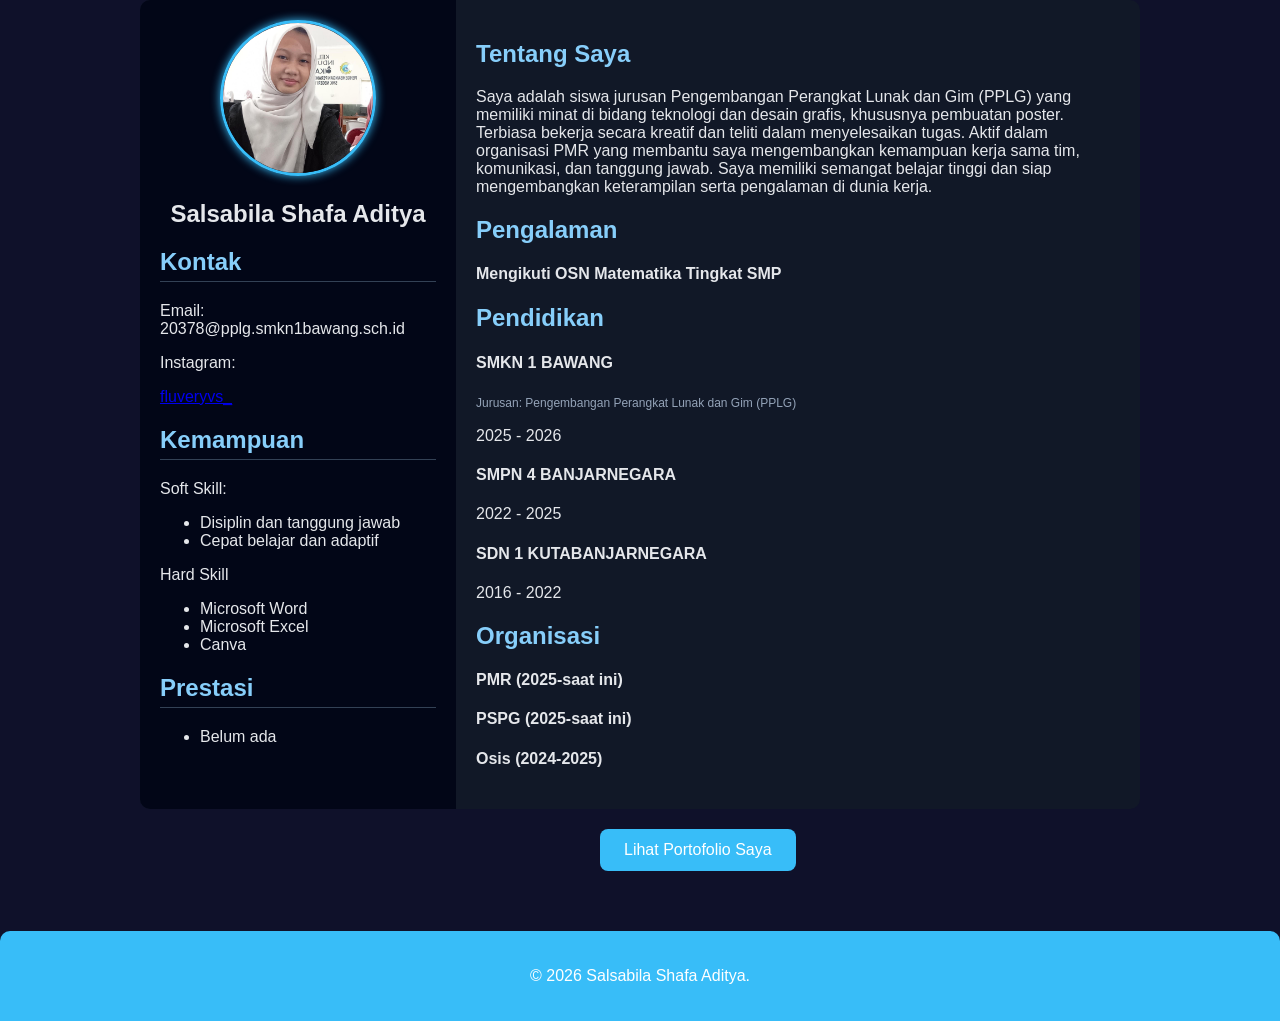
<file: index.html>
<!DOCTYPE html>
<html lang="en">
<head>
    <meta charset="UTF-8">
    <meta name="viewport" content="width=device-width, initial-scale=1.0">
    <title>CV Saya</title>

    <link rel="stylesheet" href="style.css">

    <style>
.profile {
    width: 150px;
    height: 150px;
    margin:auto;
    border-radius: 50%;
    
    border: 3px solid #38bdf8;
    transition: 0.4s;
    box-shadow: 0 0 10px #38bdf8;

}

.profile:hover {
    transform: scale(1.1);
    box-shadow: 0 0 30px #38bdf8;
}

.profile-container img{
   width: 100%;
   height: 100%;
   border-radius: 50%;
   object-fit: cover;
}

.btn-portfolio {
    background-color: #38bdf8;
    color: white;
    padding: 12px 24px;
    font-size: 1rem;
    border: none;
    border-radius: 8px;
    cursor: pointer;
    margin-top: 20px;
    margin-left: 600px;
    margin-right: 0px;
    margin-bottom: 20px;  /* Beri jarak bawah agar tidak mepet ke footer */
    transition: background-color 0.3s ease;
    display: inline-block;
    text-align: center;
    text-decoration: none;
}

.btn-portfolio:hover {
    background-color: #0ea5e9;
}


</style>

</head>
<body>
<div class="container">
    
    <aside class="sidebar">
        <img src="profile/WhatsApp Image 2026-04-01 at 10.17.41.jpeg" alt="Foto Profil" class="profile">

        <h1>Salsabila Shafa Aditya</h1>
        <p class="job"></p>

        <div class="section">
            <h2>Kontak</h2>
            <p>Email: 20378@pplg.smkn1bawang.sch.id</p>
            <p>Instagram:</p><a href="https://www.instagram.com/fluveryvs_?igsh=MTI4eDd3MW1hcW1tOA==" target="_blank">fluveryvs_ </a>

        </div>

        <div class="section">
            <h2>Kemampuan</h2>
            <p>Soft Skill:</p>
            <ul>
                <li>Disiplin dan tanggung jawab</li>
                <li>Cepat belajar dan adaptif</li>
            </ul>

            <p>Hard Skill</p>
            <ul>
                <li>Microsoft Word</li>
                <li>Microsoft Excel</li>
                <li>Canva</li>
            </ul>

            <h2>Prestasi</h2>
            <ul>
                <li>Belum ada</li>
            </ul>

        </div>
    </aside>

    <!-- Main Content -->
    <main class="content">
        <section>
            <h2>Tentang Saya</h2>
            <p>
                Saya adalah siswa jurusan Pengembangan Perangkat Lunak dan Gim (PPLG) yang memiliki minat
                di bidang teknologi dan desain grafis, khususnya pembuatan poster. Terbiasa bekerja secara 
                kreatif dan teliti dalam menyelesaikan tugas. Aktif dalam organisasi PMR yang membantu saya 
                mengembangkan kemampuan kerja sama tim, komunikasi, dan tanggung jawab. Saya memiliki semangat
                belajar tinggi dan siap mengembangkan keterampilan serta pengalaman di dunia kerja.
            </p>
        </section>

        <section>
            <h2>Pengalaman</h2>
            <div class="item">
                <h4>Mengikuti OSN Matematika Tingkat SMP </h4>
                <span></span>
                <p></p>
            </div>
        </section>

        <section>
            <h2>Pendidikan</h2>
            <div class="item">
                <h4>SMKN 1 BAWANG</h4>
                <span>Jurusan: Pengembangan Perangkat Lunak dan Gim (PPLG)</span>
                <p>2025 - 2026</p>

                <h4>SMPN 4 BANJARNEGARA</h4>
                <p>2022 - 2025</p>

                <h4>SDN 1 KUTABANJARNEGARA</h4>
                <p>2016 - 2022</p>

                <h2>Organisasi</h2>
                <h4>PMR (2025-saat ini)</h4>
                <h4>PSPG (2025-saat ini)</h4>
                <h4>Osis (2024-2025)</h4>


            </div>
        </section>
    </main>
</div>

<section>
    <button class="btn-portfolio" onclick="window.location.href='portofolio.html'">Lihat Portofolio Saya</button>
</section>

<footer>
    <p>&copy; 2026 Salsabila Shafa Aditya.</p>
</footer>

</body>
</html>
</file>
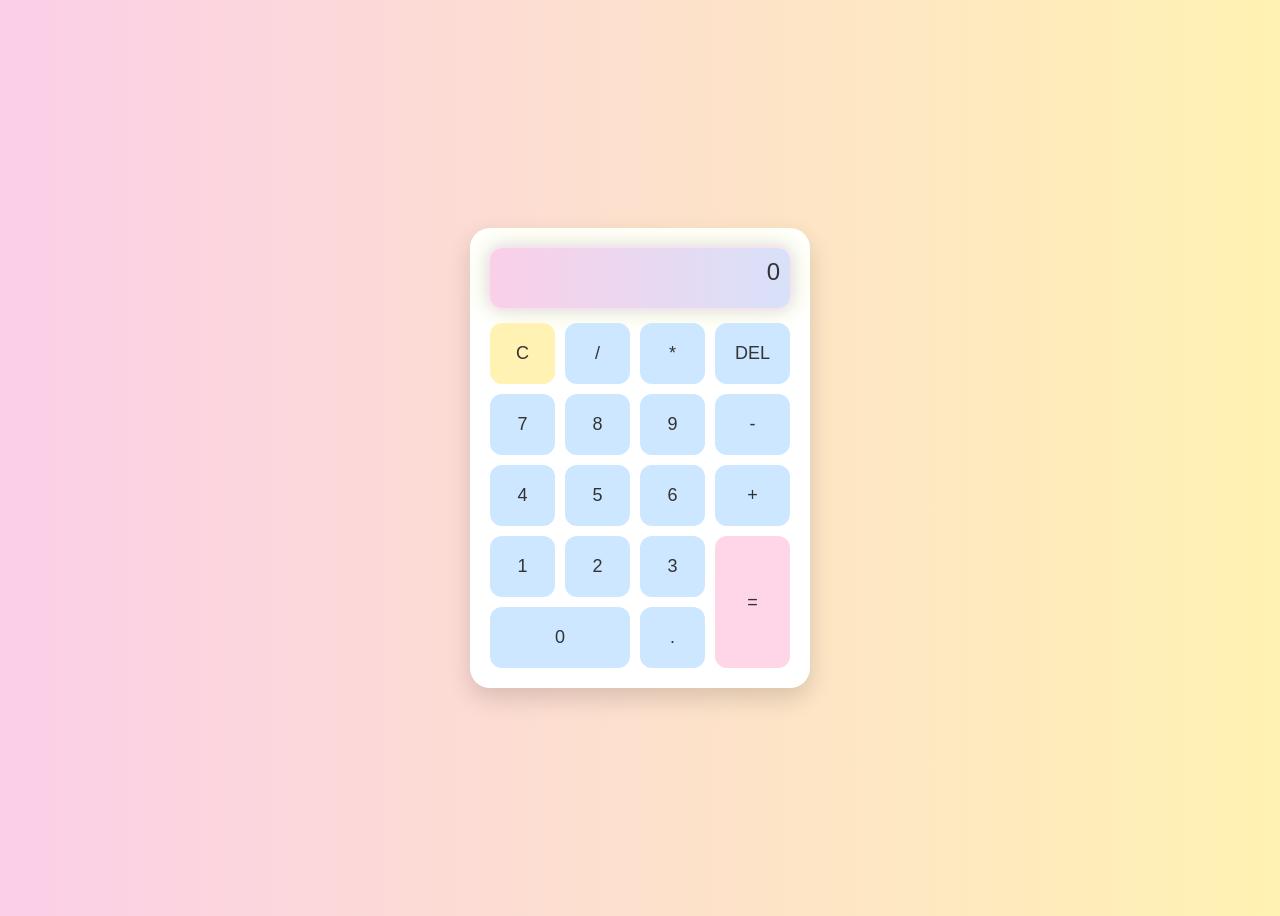
<file: kalkulator20378.html>
<!DOCTYPE html>
<html>
<head>
    <title>Kalkulator</title>
    <style>
        body {
            font-family: Arial;
            background: linear-gradient(
                270deg,
                #ffd6e7,
                #c7d2fe,
                #ffd6e7,
                #fff2b2,
                #fbcfe8
            );
            background-size: 400% 400%;
            animation: gradientMove 10s ease infinite;

            display: flex;
            justify-content: center;
            align-items: center;
            height: 100vh;
        }

        @keyframes gradientMove {
            0% { background-position: 0% 50%; }
            50% { background-position: 100% 50%; }
            100% { background-position: 0% 50%; }
        }

        .calculator {
            width: 300px;
            background: #ffffff;
            padding: 20px;
            border-radius: 20px;
            box-shadow: 0 10px 25px rgba(0,0,0,0.15);
        }

        .display {
            width: 100%;
            height: 60px;
            font-size: 24px;
            text-align: right;
            padding: 10px;
            box-sizing: border-box;
            border-radius: 12px;
            margin-bottom: 15px;
            overflow: hidden;
            color: #333;

            background: linear-gradient(
                270deg,
                #fff7c2,
                #ffd6e7,
                #cce7ff,
                #fbcfe8
            );
            background-size: 400% 400%;
            animation: displayMove 6s ease infinite;

            box-shadow: 0 0 10px #ffd6e7,
                        0 0 20px #cce7ff,
                        0 0 30px #fff2b2;
        }

        @keyframes displayMove {
            0% { background-position: 0% 50%; }
            50% { background-position: 100% 50%; }
            100% { background-position: 0% 50%; }
        }

        .buttons {
            display: grid;
            grid-template-columns: repeat(4, 1fr);
            grid-template-rows: repeat(5, 1fr);
            gap: 10px;
        }

        button {
            padding: 20px;
            font-size: 18px;
            border: none;
            border-radius: 12px;
            cursor: pointer;
            transition: 0.2s;
            color: #333;
            background: #cce7ff;
        }

        button:hover {
            transform: scale(1.05);
        }

        .clear {
            background: #fff2b2;
        }

        .equal {
            background: #ffd6e7;
            grid-row: span 2;
        }

        button:active {
            transform: scale(0.95);
        }
    </style>
</head>

<body>

<div class="calculator">
    <div class="display" id="display">0</div>

    <div class="buttons">
        <button onclick="clearDisplay()" class="clear">C</button>
        <button onclick="append('/')">/</button>
        <button onclick="append('*')">*</button>
        <button onclick="deleteLast()">DEL</button>

        <button onclick="append('7')">7</button>
        <button onclick="append('8')">8</button>
        <button onclick="append('9')">9</button>
        <button onclick="append('-')">-</button>

        <button onclick="append('4')">4</button>
        <button onclick="append('5')">5</button>
        <button onclick="append('6')">6</button>
        <button onclick="append('+')">+</button>

        <button onclick="append('1')">1</button>
        <button onclick="append('2')">2</button>
        <button onclick="append('3')">3</button>
        <button onclick="calculate()" class="equal">=</button>

        <button onclick="append('0')" style="grid-column: span 2;">0</button>
        <button onclick="append('.')">.</button>
    </div>
</div>

<script>
let display = document.getElementById("display");

function append(value) {
    if (display.innerText === "0") {
        display.innerText = value;
    } else {
        display.innerText += value;
    }
}

function clearDisplay() {
    display.innerText = "0";
}

function deleteLast() {
    let text = display.innerText;
    if (text.length === 1) {
        display.innerText = "0";
    } else {
        display.innerText = text.slice(0, -1);
    }
}

function calculate() {
    try {
        display.innerText = eval(display.innerText);
    } catch {
        display.innerText = "Error";
    }
}
</script>

</body>
</html>
</file>
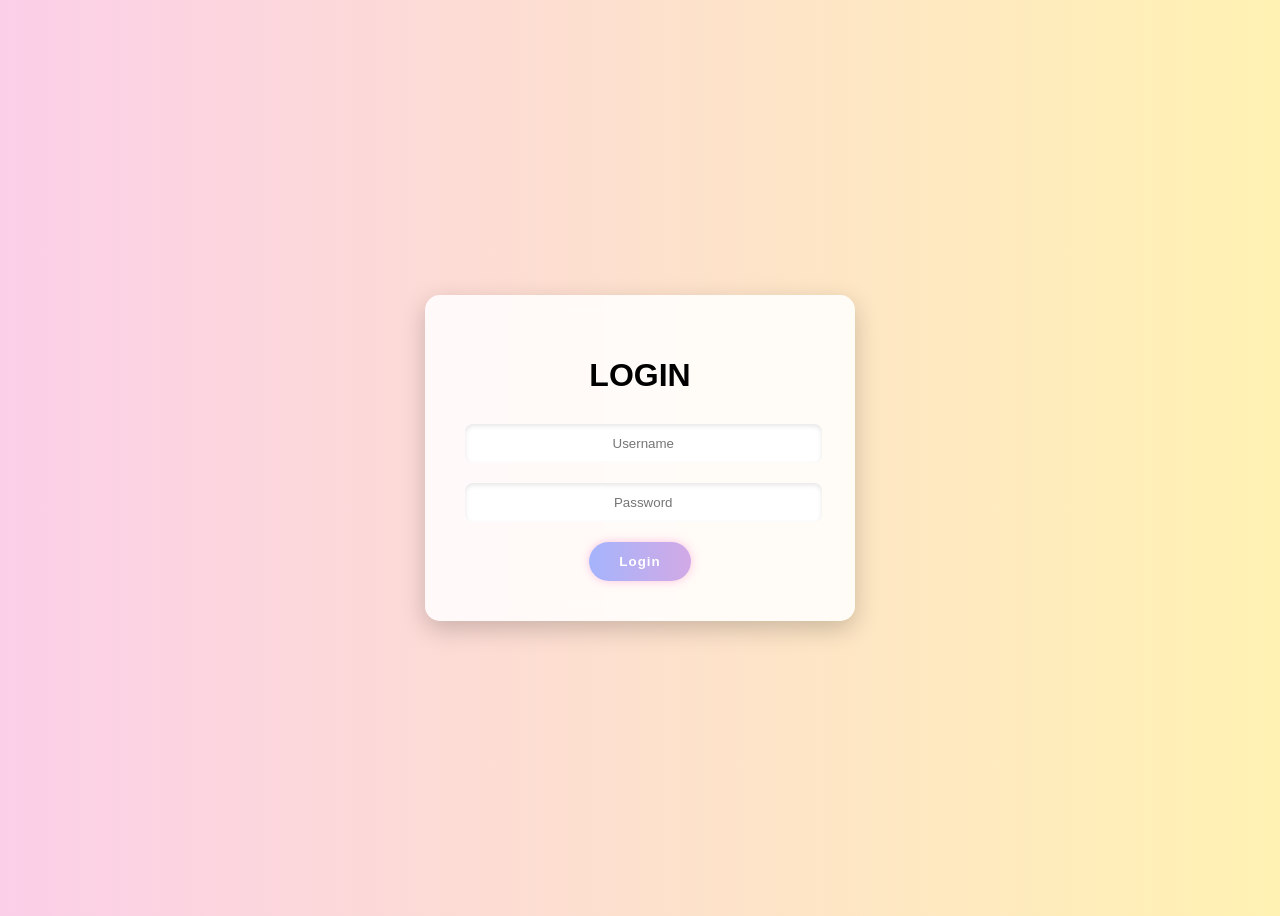
<file: login.html>
<!DOCTYPE html>
<html>
<head>
    <title>Halaman Login</title>
    <style>

        /* ===== BACKGROUND HALAMAN ===== */
        body {
            font-family: Arial;

            /* Gradient warna bergerak */
            background: linear-gradient(
                270deg,
                #ffd6e7,
                #c7d2fe,
                #ffd6e7,
                #fff2b2,
                #fbcfe8
            );

            /* Supaya gradient bisa animasi */
            background-size: 400% 400%;
            animation: gradientMove 10s ease infinite;

            /* Posisi login box di tengah */
            display: flex;
            justify-content: center;
            align-items: center;
            height: 100vh;
        }

        /* Animasi pergerakan background */
        @keyframes gradientMove {
            0% { background-position: 0% 50%; }
            50% { background-position: 100% 50%; }
            100% { background-position: 0% 50%; }
        }

        /* ===== KOTAK LOGIN (GLASS EFFECT) ===== */
        .login-box {
            background: rgba(255, 255, 255, 0.85); /* transparan */
            backdrop-filter: blur(10px); /* efek blur kaca */
            width: 350px;
            padding: 40px;
            border-radius: 15px;
            box-shadow: 0 8px 25px rgba(0,0,0,0.2);
            text-align: center;
        }

        .login-box h1 {
            margin-bottom: 30px;
        }

        /* ===== INPUT USERNAME & PASSWORD ===== */
        input {
            width: 95%;
            padding: 12px;
            margin-bottom: 20px;

            border: none;
            border-radius: 8px;

            /* efek cekung (inner shadow) */
            box-shadow: inset 0 2px 5px rgba(0,0,0,0.1);

            text-align: center;
            outline: none;
        }

        /* ===== TOMBOL LOGIN ===== */
        .login {
            /* gradient warna tombol */
            background: linear-gradient(270deg, #ff9ecf, #a5b4fc);

            /* supaya bisa animasi saat hover */
            background-size: 200% 200%;

            color: white;
            padding: 12px 30px;
            border: none;

            /* bentuk tombol bulat */
            border-radius: 30px;

            cursor: pointer;
            font-weight: bold;
            letter-spacing: 1px;

            /* animasi halus */
            transition: all 0.3s ease;

            /* efek glow */
            box-shadow: 0 0 10px rgba(255, 158, 207, 0.6);
        }

        /* ===== SAAT MOUSE DI ATAS TOMBOL ===== */
        .login:hover {
            /* gradient bergerak */
            background-position: right center;

            /* glow makin terang */
            box-shadow: 
                0 0 15px rgba(255, 158, 207, 0.9),
                0 0 25px rgba(165, 180, 252, 0.8);

            /* tombol sedikit naik */
            transform: translateY(-2px) scale(1.03);
        }

        /* ===== SAAT TOMBOL DIKLIK ===== */
        .login:active {
            /* tombol seperti ditekan */
            transform: scale(0.95);

            /* shadow mengecil */
            box-shadow: 0 0 5px rgba(0,0,0,0.3);
        }

        /* ===== MODAL (POPUP) ===== */
        .modal {
            display: none; /* awalnya disembunyikan */
            position: fixed;
            top: 0;
            left: 0;

            width: 100%;
            height: 100%;

            /* background gelap transparan */
            background: rgba(0,0,0,0.5);

            /* isi modal di tengah */
            justify-content: center;
            align-items: center;
        }

        /* BOX DI DALAM MODAL */
        .modal-box {
            background: white;
            padding: 30px;
            border-radius: 10px;
            text-align: center;

            box-shadow: 0 5px 15px rgba(0,0,0,0.3);

            /* animasi muncul */
            animation: popUp 0.4s ease;
        }

        /* animasi popup */
        @keyframes popUp {
            from {
                transform: scale(0.7);
                opacity: 0;
            }
            to {
                transform: scale(1);
                opacity: 1;
            }
        }

        /* tombol OK di modal */
        .modal-box button {
            margin-top: 15px;
            padding: 8px 20px;
            border: none;

            background: linear-gradient(270deg, #ff9ecf, #a5b4fc);
            color: white;

            border-radius: 5px;
            cursor: pointer;
        }

        .modal-box button:hover {
            opacity: 0.8;
        }

    </style>
</head>

<body>

<!-- ===== FORM LOGIN ===== -->
<div class="login-box">
    <h1>LOGIN</h1>

    <!-- saat submit, jalankan fungsi JS -->
    <form id="loginForm" onsubmit="return loginBerhasil()">

        <!-- input username -->
        <input type="text" placeholder="Username" required>

        <!-- input password -->
        <input type="password" placeholder="Password" required>

        <!-- tombol login -->
        <button type="submit" class="login">Login</button>
    </form>
</div>

<!-- ===== MODAL / POPUP ===== -->
<div class="modal" id="modal">
    <div class="modal-box">
        <h2>Login Berhasil!</h2>

        <!-- tombol untuk menutup modal -->
        <button onclick="tutupModal()">OK</button>
    </div>
</div>

<script>

/* fungsi saat login ditekan */
function loginBerhasil() {

    /* tampilkan modal */
    document.getElementById("modal").style.display = "flex";

    /* cegah reload halaman */
    return false;
}

/* fungsi untuk menutup modal */
function tutupModal() {

    /* sembunyikan modal */
    document.getElementById("modal").style.display = "none";

    /* reset input form */
    document.getElementById("loginForm").reset();
}

</script>

</body>
</html>
</file>
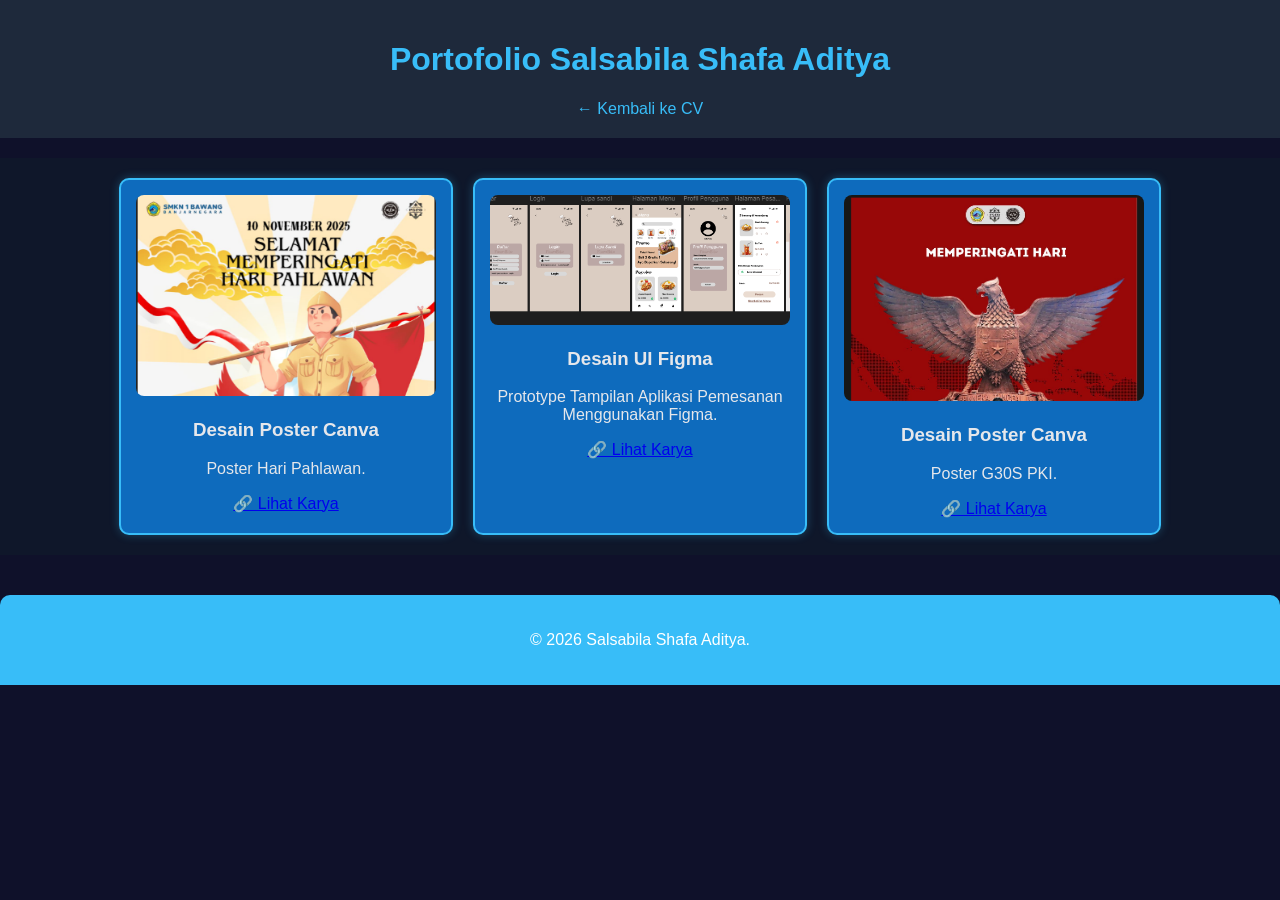
<file: portofolio.html>
<!DOCTYPE html>
<html lang="en">
<head>
    <meta charset="UTF-8" />
    <meta name="viewport" content="width=device-width, initial-scale=1" />
    <title>Portofolio - Salsabila Shafa Aditya</title>
    <link rel="stylesheet" href="style.css" />
    <style>
        /* Kotakan untuk portofolio khusus di halaman ini */
        .portfolio {
            display: flex;
            flex-wrap: wrap;
            justify-content: center;
            gap: 20px;
            padding: 20px;
            background-color: #0f172a; /* Sesuaikan dengan tema gelap jika ada */
        }

        .portfolio-item {
            flex: 1 1 30%;
            max-width: 300px;
            background-color: #0e6bbd;
            border: 2px solid #38bdf8;
            border-radius: 10px;
            padding: 15px;
            text-align: center;
            box-shadow: 0 0 10px rgba(56, 189, 248, 0.3);
            transition: transform 0.3s ease, box-shadow 0.3s ease;
        }

        .portfolio-item:hover {
            transform: translateY(-5px);
            box-shadow: 0 0 20px rgba(56, 189, 248, 0.6);
        }

        .portfolio-item img {
            width: 100%;
            border-radius: 8px;
        }

        /* Footer */
        footer {
            text-align: center;
            padding: 20px;
            background-color: #38bdf8;
            color: white;
            border-radius: 10px 10px 0 0;
            margin-top: 40px;
        }
    </style>
</head>
<body>

    <header style="text-align:center; padding: 20px 0; background:#1e293b; color:#38bdf8;">
        <h1>Portofolio Salsabila Shafa Aditya</h1>
        <nav>
            <a href="index.html" style="color:#38bdf8; text-decoration:none;">← Kembali ke CV</a>
        </nav>
    </header>

    <main>
        <section class="portfolio">
            <div class="portfolio-item">
                <img src="profile/Annotation 2026-04-01 113158.png" alt="Poster Edukasi Lingkungan" />
                 <h3>Desain Poster Canva</h3>
            <p>Poster Hari Pahlawan.</p>
            <a href="https://www.canva.com/design/DAG4A29ClTA/vkRcHg-ZOijM6Ig5Yu3aFg/view?embed"  target="_blank">🔗 Lihat Karya</a>
            </div>
            <div class="portfolio-item">
                <img src="profile/tampilan aplikasi pemesanan makanan.png" alt="" />
                 <h3>Desain UI Figma</h3>
                <p>Prototype Tampilan Aplikasi Pemesanan Menggunakan Figma.</p>
                <a href="https://www.figma.com/design/HfCPVMmeW8otn5E6XndPi3/Untitled?node-id=45-12&p=f&t=Xn6IksLhfwY3BJAX-0" target="_blank">🔗 Lihat Karya</a>
            </div>
            <div class="portfolio-item">
                <img src="profile/Annotation 2026-04-01 113625.png" alt="Poster PMR" />
                 <h3>Desain Poster Canva</h3>
            <p>Poster G30S PKI.</p>
            <a href="https://www.canva.com/design/DAG0WyBUXY4/wZIpxVxhlX9Yk6BRz9ebLQ/view?embed" target="_blank">🔗 Lihat Karya</a>
                
            </div>
            <!-- Tambahkan portofolio lain sesuai kebutuhan -->
        </section>
    </main>

    <footer>
        <p>&copy; 2026 Salsabila Shafa Aditya.</p>
    </footer>
    
</body>
</html>
</file>
<file: style.css>
body {
    margin: 0;
    padding: 0;
    height: auto;
    font-family: Arial, sans-serif;
    background: #0f112a; /* dark navy */
    color: #e5e7eb;
}

.container {
    display: flex;
    max-width: 1000px;
    margin: auto;
    background: #111827; /* dark container */
    border-radius: 10px;
    overflow-y: auto;
}

.sidebar {
    width: 30%;
    background: #020617; /* lebih gelap */
    color: #e5e7eb;
    padding: 20px;
    text-align: center;
}

.profile {
    width: 120px;
    height: 120px; /* penting */
    background-position: center 20%;
    border-radius: 50%;
    object-fit: cover; /* biar tidak gepeng */
}

.job {
    font-size: 14px;
    color: #94a3b8;
}

.section {
    margin-top: 20px;
    text-align: left;
}

.section h2 {
    border-bottom: 1px solid #334155;
    padding-bottom: 5px;
    color: #87CEFA; /* biru neon */
}

/* Content */
.content {
    width: 70%;
    padding: 20px;
}

.content h2 {
    color: #87CEFA;
}

.item {
    margin-bottom: 15px;
}

.item span {
    font-size: 12px;
    color: #94a3b8;
}

.portfolio {
    display: flex;
    flex-wrap: wrap;
    justify-content: center;  /* Agar item rata tengah */
    gap: 20px;
    margin-top: 20px;
}

.portfolio-item {
    flex: 1 1 30%;          /* Lebar fleksibel, maksimal 3 per baris */
    max-width: 300px;
    text-align: center;

    /* Kotak */
    border: 2px solid #38bdf8;
    border-radius: 10px;
    padding: 15px;
    background-color: #f0f8ff;
    box-shadow: 0 0 10px rgba(56, 189, 248, 0.3);
    transition: transform 0.3s ease, box-shadow 0.3s ease;
}

.portfolio-item:hover {
    transform: translateY(-5px);
    box-shadow: 0 0 20px rgba(56, 189, 248, 0.6);
}

.portfolio-item img {
    width: 100%;
    border-radius: 8px;
}

.btn-portfolio {
    display: inline-block;
    background-color: #38bdf8;
    color: white;
    padding: 12px 24px;
    font-size: 1rem;
    border: none;
    border-radius: 8px;
    cursor: pointer;
    margin-top: 30px;
    transition: background-color 0.3s ease;
    text-align: center;
    text-decoration: none;
}

.btn-portfolio:hover {
    background-color: #0ea5e9; /* warna biru lebih gelap saat hover */
}

.btn-portfolio {
    background-color: #38bdf8;
    color: white;
    padding: 12px 24px;
    font-size: 1rem;
    border: none;
    border-radius: 8px;
    cursor: pointer;
    margin-bottom: 20px;  /* Beri jarak bawah agar tidak mepet ke footer */
    transition: background-color 0.3s ease;
    display: inline-block;
    text-align: center;
    text-decoration: none;
}

.btn-portfolio:hover {
    background-color: #0ea5e9;
}


footer {
    display: flex;
    justify-content: center;  /* Tengah secara horizontal */
    align-items: center;      /* Tengah secara vertikal */
    padding: 20px;
    background-color: #38bdf8;
    color: white;
    border-radius: 10px 10px 0 0;
    margin-top: 40px;
}
</file>
